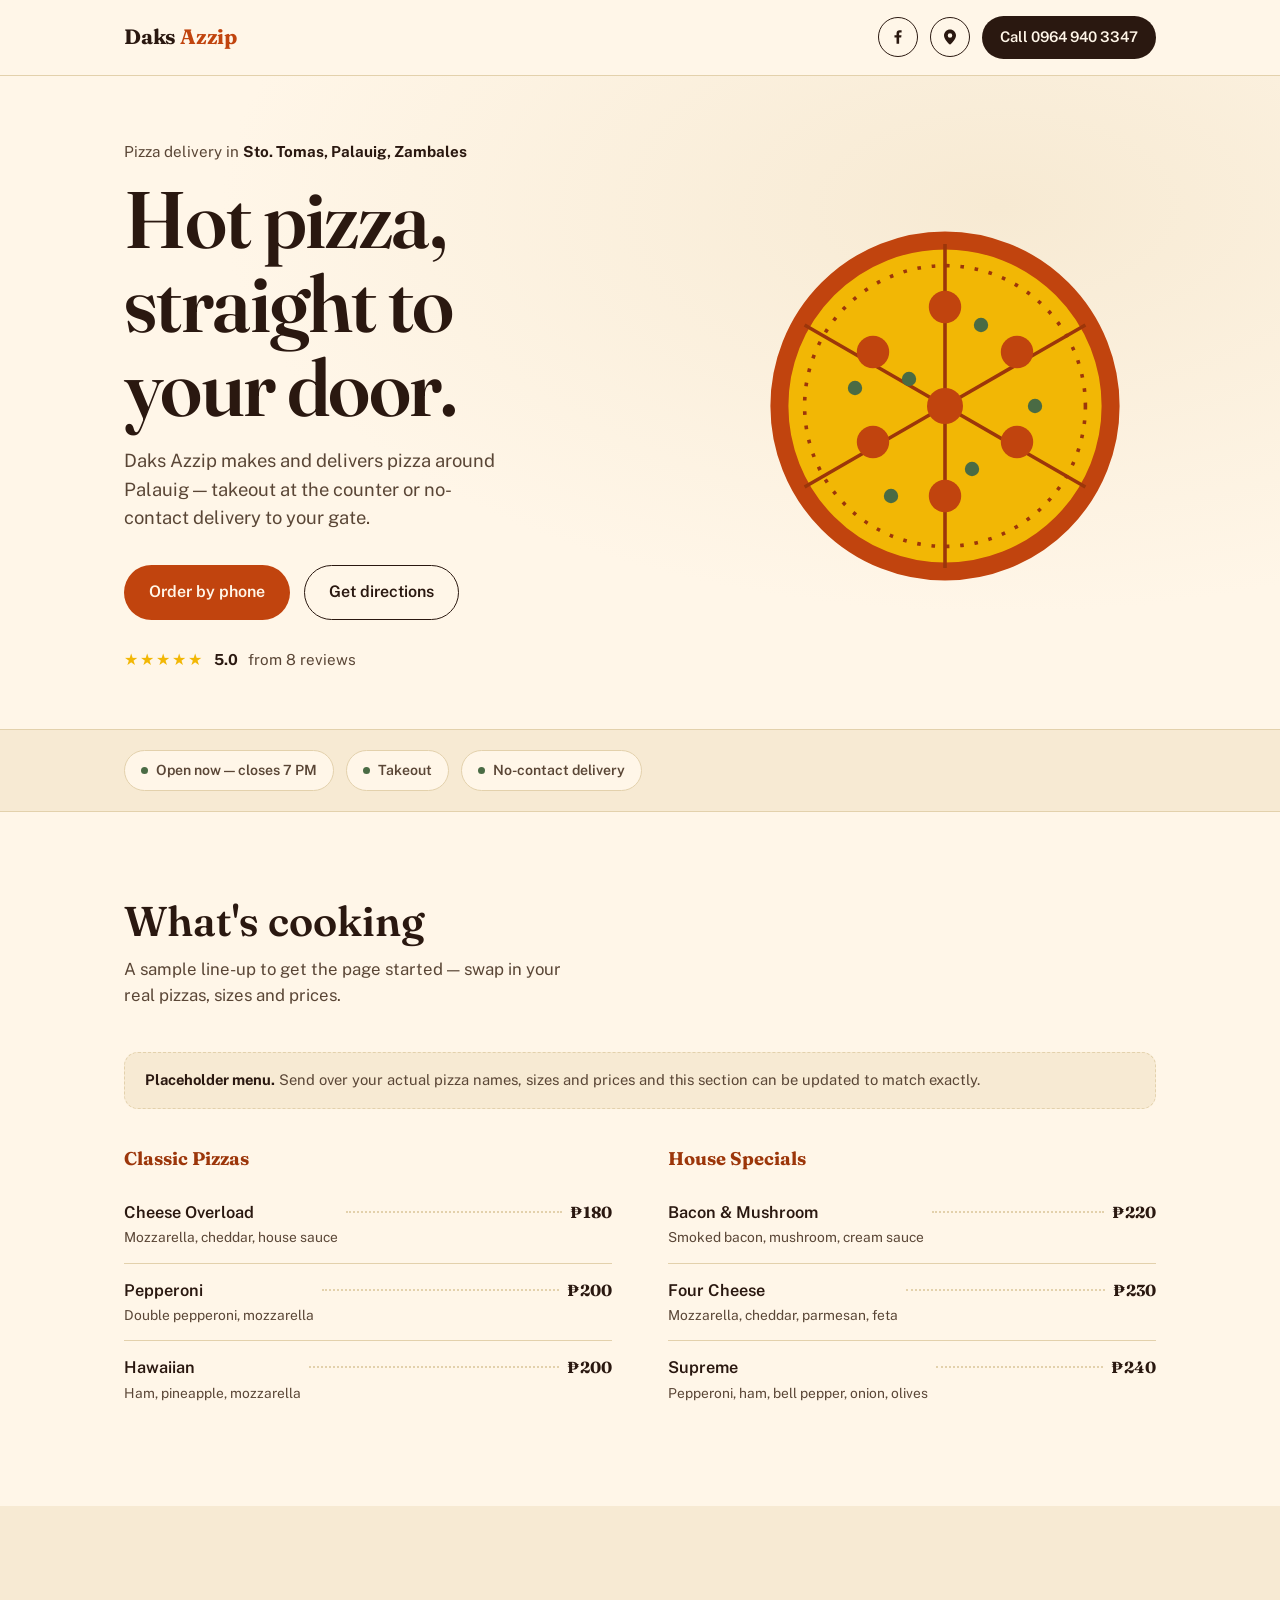
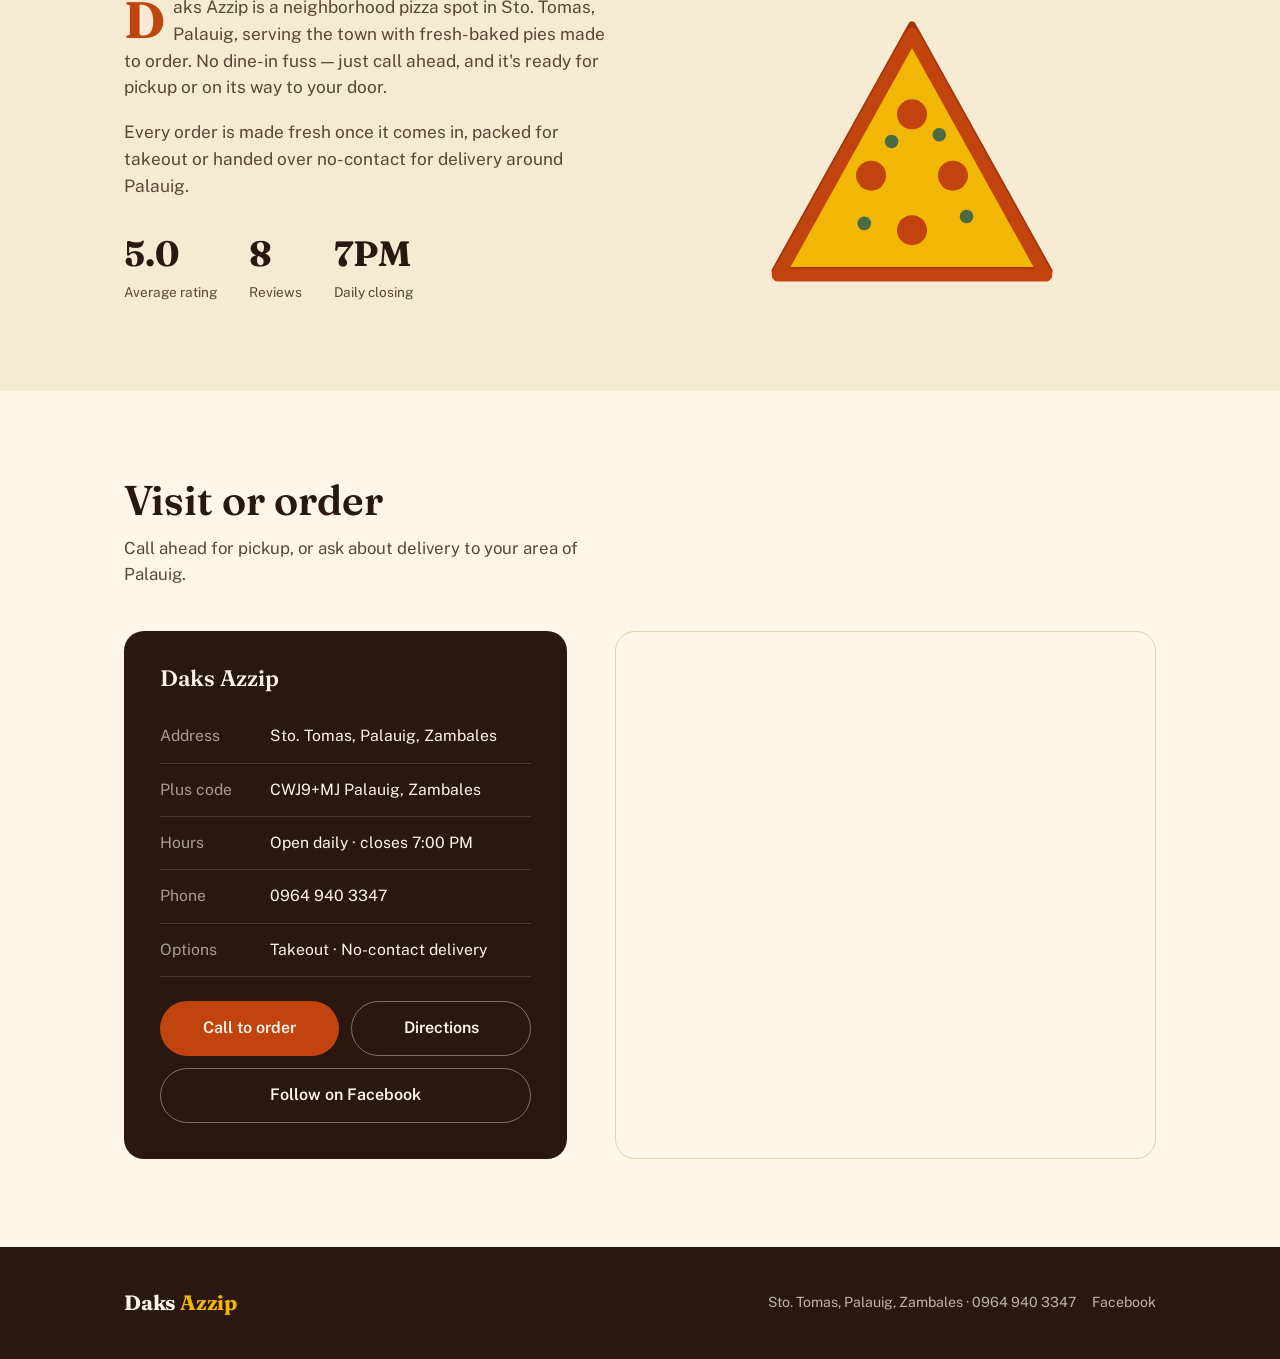
<file: index.html>
<!DOCTYPE html>
<html lang="en">
<head>
<meta charset="UTF-8">
<meta name="viewport" content="width=device-width, initial-scale=1.0">
<meta name="google-site-verification" content="Clsz0Rw8jh4WUWooHNUl5jzPtcln6ezqI9Ri60Rryvc" />
<title>Daks Azzip — Pizza Delivery in Palauig, Zambales</title>
<meta name="description" content="Daks Azzip makes and delivers fresh pizza in Sto. Tomas, Palauig, Zambales. Order by phone for takeout at the counter or no-contact delivery to your door.">
<meta name="keywords" content="pizza delivery Palauig, pizza Zambales, Daks Azzip, Sto. Tomas Palauig pizza, pizza takeout Palauig">
<meta name="robots" content="index, follow">
<link rel="canonical" href="https://www.daksazzip.com/">

<!-- Open Graph -->
<meta property="og:type" content="restaurant.menu">
<meta property="og:title" content="Daks Azzip — Pizza Delivery in Palauig, Zambales">
<meta property="og:description" content="Fresh-baked pizza made to order in Sto. Tomas, Palauig. Call ahead for pickup or no-contact delivery.">
<meta property="og:url" content="https://www.daksazzip.com/">
<meta property="og:site_name" content="Daks Azzip">
<meta property="og:locale" content="en_PH">

<!-- Twitter -->
<meta name="twitter:card" content="summary">
<meta name="twitter:title" content="Daks Azzip — Pizza Delivery in Palauig, Zambales">
<meta name="twitter:description" content="Fresh-baked pizza made to order in Sto. Tomas, Palauig. Call ahead for pickup or no-contact delivery.">

<link rel="preconnect" href="https://fonts.googleapis.com">
<link rel="preconnect" href="https://fonts.gstatic.com" crossorigin>
<link href="https://fonts.googleapis.com/css2?family=Fraunces:opsz,wght@9..144,500;9..144,600;9..144,700;9..144,900&family=Public+Sans:wght@400;500;600;700&display=swap" rel="stylesheet">
<link rel="stylesheet" href="styles.css">

<!-- Structured data for local search / Google Maps knowledge panel -->
<script type="application/ld+json">
{
  "@context": "https://schema.org",
  "@type": "Restaurant",
  "name": "Daks Azzip",
  "servesCuisine": "Pizza",
  "priceRange": "₱180–₱240",
  "telephone": "+639649403347",
  "url": "https://www.daksazzip.com/",
  "address": {
    "@type": "PostalAddress",
    "streetAddress": "Sto. Tomas",
    "addressLocality": "Palauig",
    "addressRegion": "Zambales",
    "addressCountry": "PH"
  },
  "openingHoursSpecification": {
    "@type": "OpeningHoursSpecification",
    "dayOfWeek": ["Monday","Tuesday","Wednesday","Thursday","Friday","Saturday","Sunday"],
    "opens": "00:00",
    "closes": "19:00"
  },
  "aggregateRating": {
    "@type": "AggregateRating",
    "ratingValue": "5.0",
    "reviewCount": "8"
  },
  "sameAs": [
    "https://www.facebook.com/daks.azzip.candelaria"
  ]
}
</script>
</head>
<body>

<header>
  <div class="header-inner">
    <div class="wordmark">Daks <span>Azzip</span></div>
    <div class="header-links">
      <a class="icon-link" href="https://www.facebook.com/daks.azzip.candelaria" target="_blank" rel="noopener" aria-label="Facebook page">
        <svg viewBox="0 0 24 24" fill="currentColor"><path d="M13.5 21v-8.2h2.75l.41-3.2h-3.16V7.5c0-.93.26-1.56 1.6-1.56h1.7V3.1C15.94 3.03 15 3 13.9 3c-2.28 0-3.84 1.39-3.84 3.94v2.66H7.3v3.2h2.76V21h3.44z"/></svg>
      </a>
      <a class="icon-link" href="https://www.google.com/maps/dir/?api=1&destination=CWJ9%2BMJ+Palauig,+Zambales" target="_blank" rel="noopener" aria-label="Get directions on Google Maps">
        <svg viewBox="0 0 24 24" fill="currentColor"><path d="M12 2C7.6 2 4 5.6 4 10c0 5.4 7 11.5 7.3 11.7.2.2.5.3.7.3s.5-.1.7-.3C13 21.5 20 15.4 20 10c0-4.4-3.6-8-8-8zm0 11a3 3 0 110-6 3 3 0 010 6z"/></svg>
      </a>
      <a class="call-chip" href="tel:09649403347">Call 0964 940 3347</a>
    </div>
  </div>
</header>

<section class="hero">
  <div class="wrap hero-grid">
    <div>
      <p class="eyebrow-loc">Pizza delivery in <strong>Sto. Tomas, Palauig, Zambales</strong></p>
      <h1>Hot pizza,<br>straight to<br>your door.</h1>
      <p class="hero-sub">Daks Azzip makes and delivers pizza around Palauig — takeout at the counter or no-contact delivery to your gate.</p>
      <div class="hero-ctas">
        <a class="btn btn-primary" href="tel:09649403347">Order by phone</a>
        <a class="btn btn-outline" href="https://www.google.com/maps/dir/?api=1&destination=CWJ9%2BMJ+Palauig,+Zambales" target="_blank" rel="noopener">Get directions</a>
      </div>
      <div class="rating-row">
        <span class="stars">★★★★★</span>
        <strong>5.0</strong> from 8 reviews
      </div>
    </div>
    <div class="pizza-wrap">
      <svg viewBox="0 0 200 200" xmlns="http://www.w3.org/2000/svg">
        <circle cx="100" cy="100" r="92" fill="#F2B705"/>
        <circle cx="100" cy="100" r="92" fill="none" stroke="#C1440E" stroke-width="10"/>
        <circle cx="100" cy="100" r="78" fill="none" stroke="#9C360A" stroke-width="2" stroke-dasharray="2 6"/>
        <g stroke="#9C360A" stroke-width="2">
          <line x1="100" y1="100" x2="100" y2="10"/>
          <line x1="100" y1="100" x2="178" y2="55"/>
          <line x1="100" y1="100" x2="178" y2="145"/>
          <line x1="100" y1="100" x2="100" y2="190"/>
          <line x1="100" y1="100" x2="22" y2="145"/>
          <line x1="100" y1="100" x2="22" y2="55"/>
        </g>
        <g fill="#C1440E">
          <circle cx="100" cy="45" r="9"/>
          <circle cx="140" cy="70" r="9"/>
          <circle cx="140" cy="120" r="9"/>
          <circle cx="100" cy="150" r="9"/>
          <circle cx="60" cy="120" r="9"/>
          <circle cx="60" cy="70" r="9"/>
          <circle cx="100" cy="100" r="10"/>
        </g>
        <g fill="#4A6B44">
          <circle cx="120" cy="55" r="4"/>
          <circle cx="80" cy="85" r="4"/>
          <circle cx="150" cy="100" r="4"/>
          <circle cx="115" cy="135" r="4"/>
          <circle cx="70" cy="150" r="4"/>
          <circle cx="50" cy="90" r="4"/>
        </g>
      </svg>
    </div>
  </div>
</section>

<div class="status-strip">
  <div class="status-inner">
    <span class="pill"><span class="dot"></span>Open now — closes 7 PM</span>
    <span class="pill"><span class="dot"></span>Takeout</span>
    <span class="pill"><span class="dot"></span>No-contact delivery</span>
  </div>
</div>

<section class="menu" id="menu">
  <div class="wrap">
    <div class="section-head">
      <h2>What's cooking</h2>
      <p>A sample line-up to get the page started — swap in your real pizzas, sizes and prices.</p>
    </div>

    <div class="menu-note">
      <strong>Placeholder menu.</strong> Send over your actual pizza names, sizes and prices and this section can be updated to match exactly.
    </div>

    <div class="menu-groups">
      <div class="menu-group">
        <h3>Classic Pizzas</h3>
        <div class="menu-item">
          <span class="name">Cheese Overload<span class="desc">Mozzarella, cheddar, house sauce</span></span>
          <span class="leader"></span>
          <span class="price">₱180</span>
        </div>
        <div class="menu-item">
          <span class="name">Pepperoni<span class="desc">Double pepperoni, mozzarella</span></span>
          <span class="leader"></span>
          <span class="price">₱200</span>
        </div>
        <div class="menu-item">
          <span class="name">Hawaiian<span class="desc">Ham, pineapple, mozzarella</span></span>
          <span class="leader"></span>
          <span class="price">₱200</span>
        </div>
      </div>

      <div class="menu-group">
        <h3>House Specials</h3>
        <div class="menu-item">
          <span class="name">Bacon &amp; Mushroom<span class="desc">Smoked bacon, mushroom, cream sauce</span></span>
          <span class="leader"></span>
          <span class="price">₱220</span>
        </div>
        <div class="menu-item">
          <span class="name">Four Cheese<span class="desc">Mozzarella, cheddar, parmesan, feta</span></span>
          <span class="leader"></span>
          <span class="price">₱230</span>
        </div>
        <div class="menu-item">
          <span class="name">Supreme<span class="desc">Pepperoni, ham, bell pepper, onion, olives</span></span>
          <span class="leader"></span>
          <span class="price">₱240</span>
        </div>
      </div>
    </div>
  </div>
</section>

<section class="about">
  <div class="wrap about-grid">
    <div class="about-copy">
      <p>Daks Azzip is a neighborhood pizza spot in Sto. Tomas, Palauig, serving the town with fresh-baked pies made to order. No dine-in fuss — just call ahead, and it's ready for pickup or on its way to your door.</p>
      <p>Every order is made fresh once it comes in, packed for takeout or handed over no-contact for delivery around Palauig.</p>
      <div class="stat-row">
        <div class="stat">
          <div class="num">5.0</div>
          <div class="lbl">Average rating</div>
        </div>
        <div class="stat">
          <div class="num">8</div>
          <div class="lbl">Reviews</div>
        </div>
        <div class="stat">
          <div class="num">7PM</div>
          <div class="lbl">Daily closing</div>
        </div>
      </div>
    </div>
    <div class="slice-illustration">
      <svg viewBox="0 0 220 200" xmlns="http://www.w3.org/2000/svg">
        <path d="M110 10 L210 190 L10 190 Z" fill="#F2B705" stroke="#9C360A" stroke-width="6" stroke-linejoin="round"/>
        <path d="M110 10 L210 190 L10 190 Z" fill="none" stroke="#C1440E" stroke-width="10" stroke-linejoin="round" transform="translate(0,4) scale(0.98)" transform-origin="110 130"/>
        <g fill="#C1440E">
          <circle cx="110" cy="75" r="11"/>
          <circle cx="80" cy="120" r="11"/>
          <circle cx="140" cy="120" r="11"/>
          <circle cx="110" cy="160" r="11"/>
        </g>
        <g fill="#4A6B44">
          <circle cx="95" cy="95" r="5"/>
          <circle cx="130" cy="90" r="5"/>
          <circle cx="150" cy="150" r="5"/>
          <circle cx="75" cy="155" r="5"/>
        </g>
      </svg>
    </div>
  </div>
</section>

<section class="visit" id="visit">
  <div class="wrap">
    <div class="section-head">
      <h2>Visit or order</h2>
      <p>Call ahead for pickup, or ask about delivery to your area of Palauig.</p>
    </div>
    <div class="visit-grid">
      <div class="info-card">
        <h3>Daks Azzip</h3>
        <div class="info-line"><span class="k">Address</span><span>Sto. Tomas, Palauig, Zambales</span></div>
        <div class="info-line"><span class="k">Plus code</span><span>CWJ9+MJ Palauig, Zambales</span></div>
        <div class="info-line"><span class="k">Hours</span><span>Open daily · closes 7:00 PM</span></div>
        <div class="info-line"><span class="k">Phone</span><span>0964 940 3347</span></div>
        <div class="info-line"><span class="k">Options</span><span>Takeout · No-contact delivery</span></div>
        <div class="btn-row">
          <a class="btn btn-primary" href="tel:09649403347" style="flex:1">Call to order</a>
          <a class="btn btn-outline" href="https://www.google.com/maps/dir/?api=1&destination=CWJ9%2BMJ+Palauig,+Zambales" target="_blank" rel="noopener" style="flex:1; justify-content:center">Directions</a>
        </div>
        <a class="btn btn-outline" href="https://www.facebook.com/daks.azzip.candelaria" target="_blank" rel="noopener" style="margin-top:12px; width:100%; justify-content:center">Follow on Facebook</a>
      </div>
      <div class="map-frame">
        <iframe
          loading="lazy"
          referrerpolicy="no-referrer-when-downgrade"
          src="https://www.google.com/maps?q=CWJ9%2BMJ+Palauig,+Zambales&output=embed">
        </iframe>
      </div>
    </div>
  </div>
</section>

<footer>
  <div class="wrap footer-inner">
    <div class="wordmark">Daks <span>Azzip</span></div>
    <div class="footer-right">
      <span>Sto. Tomas, Palauig, Zambales · 0964 940 3347</span>
      <a href="https://www.facebook.com/daks.azzip.candelaria" target="_blank" rel="noopener">Facebook</a>
    </div>
  </div>
</footer>

</body>
</html>
</file>
<file: styles.css>
:root{
  --dough: #FFF6E8;
  --dough-deep: #F7EAD3;
  --char: #2A1810;
  --char-soft: #5A4636;
  --tomato: #C1440E;
  --tomato-deep: #9C360A;
  --basil: #4A6B44;
  --cheese: #F2B705;
  --line: #E3D1AC;
}

*{ box-sizing:border-box; margin:0; padding:0; }

html{ scroll-behavior:smooth; }

body{
  background:var(--dough);
  color:var(--char);
  font-family:'Public Sans', sans-serif;
  line-height:1.55;
  -webkit-font-smoothing:antialiased;
}

h1,h2,h3{
  font-family:'Fraunces', serif;
  color:var(--char);
  line-height:1.05;
  font-weight:600;
}

a{ color:inherit; }

img,svg{ display:block; max-width:100%; }

.wrap{
  max-width:1080px;
  margin:0 auto;
  padding:0 24px;
}

/* ---------- header ---------- */

header{
  position:sticky; top:0; z-index:40;
  background:rgba(255,246,232,0.92);
  backdrop-filter:blur(6px);
  border-bottom:1px solid var(--line);
}

.header-inner{
  display:flex; align-items:center; justify-content:space-between;
  padding:16px 24px;
  max-width:1080px; margin:0 auto;
}

.wordmark{
  font-family:'Fraunces', serif;
  font-weight:700;
  font-size:1.3rem;
  letter-spacing:-0.01em;
}
.wordmark span{ color:var(--tomato); }

.call-chip{
  display:inline-flex; align-items:center; gap:8px;
  background:var(--char);
  color:var(--dough);
  padding:10px 18px;
  border-radius:999px;
  font-weight:600;
  font-size:0.92rem;
  text-decoration:none;
  white-space:nowrap;
}
.call-chip:hover{ background:var(--tomato-deep); }

.header-links{
  display:flex; align-items:center; gap:12px;
}

.icon-link{
  display:inline-flex; align-items:center; justify-content:center;
  width:40px; height:40px;
  border-radius:50%;
  border:1.5px solid var(--char);
  color:var(--char);
  text-decoration:none;
  flex-shrink:0;
}
.icon-link:hover{ background:var(--char); color:var(--dough); }
.icon-link svg{ width:18px; height:18px; }

/* ---------- hero ---------- */

.hero{
  position:relative;
  overflow:hidden;
  padding:64px 0 56px;
  background:
    radial-gradient(ellipse at 78% 20%, var(--dough-deep) 0%, var(--dough) 55%);
}

.hero-grid{
  display:grid;
  grid-template-columns: 1.15fr 0.85fr;
  gap:40px;
  align-items:center;
}

.eyebrow-loc{
  font-size:0.95rem;
  color:var(--char-soft);
  margin-bottom:14px;
}
.eyebrow-loc strong{ color:var(--char); }

.hero h1{
  font-size:clamp(3rem, 7vw, 5rem);
  letter-spacing:-0.02em;
}

.hero-sub{
  margin-top:18px;
  font-size:1.15rem;
  color:var(--char-soft);
  max-width:34ch;
}

.hero-ctas{
  display:flex; gap:14px; flex-wrap:wrap;
  margin-top:32px;
}

.btn{
  display:inline-flex; align-items:center; gap:10px;
  padding:14px 24px;
  border-radius:999px;
  font-weight:600;
  font-size:1rem;
  text-decoration:none;
  border:1.5px solid transparent;
}
.btn-primary{ background:var(--tomato); color:var(--dough); }
.btn-primary:hover{ background:var(--tomato-deep); }
.btn-outline{ border-color:var(--char); color:var(--char); }
.btn-outline:hover{ background:var(--char); color:var(--dough); }

.rating-row{
  display:flex; align-items:center; gap:10px;
  margin-top:28px;
  font-size:0.95rem;
  color:var(--char-soft);
}
.stars{ color:var(--cheese); letter-spacing:2px; font-size:1rem; }
.rating-row strong{ color:var(--char); }

/* pizza graphic */
.pizza-wrap{
  position:relative;
  display:flex;
  justify-content:center;
}
.pizza-wrap svg{ width:min(360px, 90%); height:auto; }

/* ---------- status strip ---------- */

.status-strip{
  border-top:1px solid var(--line);
  border-bottom:1px solid var(--line);
  background:var(--dough-deep);
}
.status-inner{
  display:flex; flex-wrap:wrap;
  gap:12px;
  padding:20px 24px;
  max-width:1080px; margin:0 auto;
}
.pill{
  display:inline-flex; align-items:center; gap:8px;
  background:var(--dough);
  border:1px solid var(--line);
  padding:9px 16px;
  border-radius:999px;
  font-size:0.88rem;
  font-weight:600;
  color:var(--char-soft);
}
.pill .dot{
  width:7px; height:7px; border-radius:50%;
  background:var(--basil);
  flex-shrink:0;
}

/* ---------- section shared ---------- */

section{ padding:88px 0; }

.section-head{
  max-width:46ch;
  margin-bottom:44px;
}
.section-head h2{
  font-size:clamp(2rem, 4vw, 2.6rem);
}
.section-head p{
  color:var(--char-soft);
  margin-top:12px;
  font-size:1.05rem;
}

/* ---------- menu ---------- */

.menu{ background:var(--dough); }

.menu-note{
  background:var(--dough-deep);
  border:1px dashed var(--line);
  border-radius:14px;
  padding:16px 20px;
  font-size:0.92rem;
  color:var(--char-soft);
  margin-bottom:40px;
}
.menu-note strong{ color:var(--char); }

.menu-groups{
  display:grid;
  grid-template-columns:1fr 1fr;
  gap:48px 56px;
}

.menu-group h3{
  font-size:1.15rem;
  color:var(--tomato-deep);
  margin-bottom:18px;
  font-weight:700;
}

.menu-item{
  display:flex;
  align-items:baseline;
  gap:8px;
  padding:14px 0;
  border-bottom:1px solid var(--line);
}
.menu-item:last-child{ border-bottom:none; }

.menu-item .name{
  font-weight:600;
  font-size:1.02rem;
  white-space:nowrap;
}
.menu-item .leader{
  flex:1;
  border-bottom:2px dotted var(--line);
  height:0;
  transform:translateY(-5px);
}
.menu-item .price{
  font-weight:700;
  font-family:'Fraunces', serif;
  color:var(--char);
  white-space:nowrap;
}
.menu-item .desc{
  display:block;
  font-size:0.86rem;
  color:var(--char-soft);
  margin-top:2px;
  font-weight:400;
}

/* ---------- about ---------- */

.about{ background:var(--dough-deep); }

.about-grid{
  display:grid;
  grid-template-columns:1fr 1fr;
  gap:56px;
  align-items:center;
}

.about-copy p{
  font-size:1.08rem;
  color:var(--char-soft);
  margin-bottom:18px;
}

.about-copy p:first-child::first-letter{
  font-family:'Fraunces', serif;
  font-size:3.2rem;
  font-weight:700;
  float:left;
  line-height:0.8;
  margin:6px 8px 0 0;
  color:var(--tomato);
}

.stat-row{
  display:flex;
  gap:32px;
  margin-top:28px;
}
.stat{ }
.stat .num{
  font-family:'Fraunces', serif;
  font-size:2.2rem;
  font-weight:700;
  color:var(--char);
}
.stat .lbl{
  font-size:0.85rem;
  color:var(--char-soft);
}

.slice-illustration{
  display:flex;
  justify-content:center;
}
.slice-illustration svg{ width:min(300px,100%); }

/* ---------- visit ---------- */

.visit{ background:var(--dough); }

.visit-grid{
  display:grid;
  grid-template-columns:0.9fr 1.1fr;
  gap:48px;
}

.info-card{
  background:var(--char);
  color:var(--dough);
  border-radius:20px;
  padding:36px;
}
.info-card h3{
  color:var(--dough);
  font-size:1.4rem;
  margin-bottom:20px;
}
.info-line{
  display:flex; gap:14px;
  padding:14px 0;
  border-bottom:1px solid rgba(255,246,232,0.15);
  font-size:0.98rem;
}
.info-line:last-of-type{ border-bottom:none; }
.info-line .k{
  color:rgba(255,246,232,0.6);
  min-width:96px;
  flex-shrink:0;
}
.info-card .btn-primary{
  margin-top:24px;
  width:100%;
  justify-content:center;
}
.info-card .btn-row{
  display:flex;
  gap:12px;
  margin-top:24px;
}
.info-card .btn-row .btn{ margin-top:0; }
.info-card .btn-outline{
  border-color:rgba(255,246,232,0.4);
  color:var(--dough);
}
.info-card .btn-outline:hover{
  background:rgba(255,246,232,0.12);
  color:var(--dough);
}

.map-frame{
  border-radius:20px;
  overflow:hidden;
  border:1px solid var(--line);
  min-height:340px;
}
.map-frame iframe{
  width:100%; height:100%; min-height:340px;
  border:0; display:block;
}

/* ---------- footer ---------- */

footer{
  background:var(--char);
  color:rgba(255,246,232,0.7);
  padding:40px 0;
}
.footer-inner{
  display:flex; justify-content:space-between; align-items:center;
  flex-wrap:wrap; gap:16px;
  font-size:0.88rem;
}
footer .wordmark{ color:var(--dough); }
footer .wordmark span{ color:var(--cheese); }
.footer-right{
  display:flex; align-items:center; gap:16px;
  flex-wrap:wrap;
}
.footer-right a{ text-decoration:none; }
.footer-right a:hover{ color:var(--dough); }

/* ---------- responsive ---------- */

@media (max-width: 780px){
  .hero-grid{ grid-template-columns:1fr; }
  .pizza-wrap{ order:-1; margin-bottom:8px; }
  .pizza-wrap svg{ width:220px; }
  .menu-groups{ grid-template-columns:1fr; gap:36px; }
  .about-grid{ grid-template-columns:1fr; }
  .slice-illustration{ order:-1; }
  .visit-grid{ grid-template-columns:1fr; }
  .stat-row{ gap:24px; }
  section{ padding:64px 0; }
}

@media (prefers-reduced-motion: reduce){
  html{ scroll-behavior:auto; }
}
</file>
